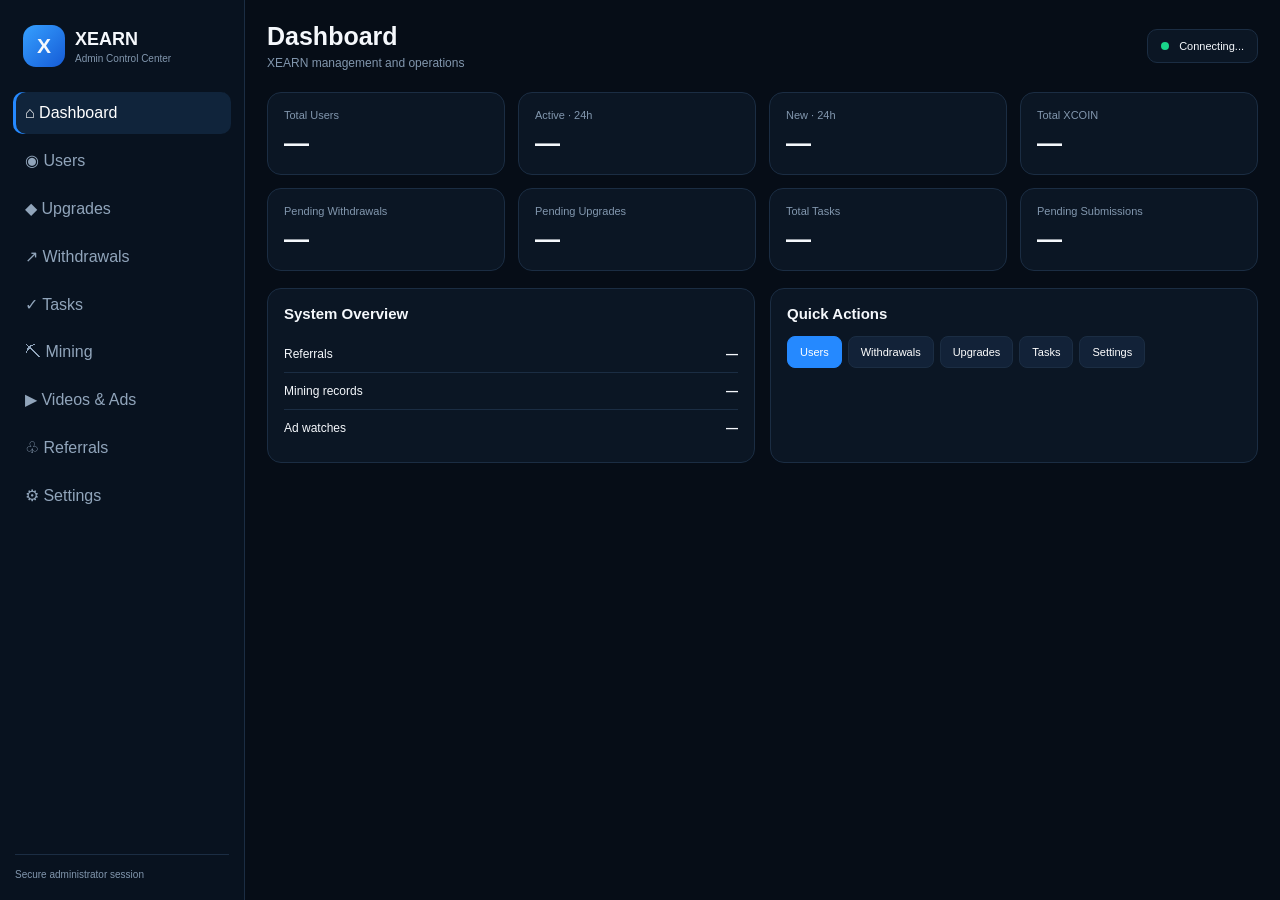
<file: admin.html>
<!DOCTYPE html>
<html lang="en">
<head>
<meta charset="UTF-8">
<meta name="viewport" content="width=device-width,initial-scale=1.0">

<script src="https://telegram.org/js/telegram-web-app.js"></script>

<title>XEARN Admin</title>

<style>
:root{
 --bg:#060d17;
 --panel:#0b1624;
 --panel2:#0f1d2e;
 --line:#1b2d43;
 --text:#f5f8fc;
 --muted:#8297ae;
 --blue:#2589ff;
 --green:#19d58a;
 --red:#ff586b;
 --yellow:#f4c44e;
}

*{box-sizing:border-box}

body{
 margin:0;
 background:var(--bg);
 color:var(--text);
 font-family:Arial,Helvetica,sans-serif;
}

button,input,select,textarea{
 font:inherit;
}

button{
 cursor:pointer;
}

.app{
 display:flex;
 min-height:100vh;
}

.sidebar{
 width:245px;
 position:fixed;
 left:0;
 top:0;
 bottom:0;
 background:#08121f;
 border-right:1px solid var(--line);
 padding:20px 13px;
 z-index:20;
}

.logo{
 display:flex;
 align-items:center;
 gap:10px;
 padding:5px 10px 25px;
}

.logo-box{
 width:42px;
 height:42px;
 border-radius:13px;
 background:linear-gradient(135deg,#36a0ff,#155bd6);
 display:grid;
 place-items:center;
 font-size:21px;
 font-weight:900;
}

.logo strong{
 font-size:18px;
}

.logo small{
 display:block;
 color:var(--muted);
 font-size:10px;
 margin-top:3px;
}

.nav{
 display:grid;
 gap:5px;
}

.nav button{
 width:100%;
 border:0;
 background:transparent;
 color:#91a5bb;
 padding:12px;
 border-radius:10px;
 text-align:left;
 display:flex;
 align-items:center;
 gap:12px;
}

.nav button:hover,
.nav button.active{
 background:#10243b;
 color:white;
}

.nav button.active{
 box-shadow:inset 3px 0 var(--blue);
}

.side-bottom{
 position:absolute;
 left:15px;
 right:15px;
 bottom:20px;
 padding-top:14px;
 border-top:1px solid var(--line);
 color:var(--muted);
 font-size:10px;
}

.main{
 margin-left:245px;
 width:calc(100% - 245px);
 padding:22px;
 padding-bottom:80px;
}

.header{
 display:flex;
 justify-content:space-between;
 align-items:center;
 margin-bottom:22px;
}

.header h1{
 margin:0;
 font-size:25px;
}

.header p{
 margin:5px 0 0;
 color:var(--muted);
 font-size:12px;
}

.admin{
 background:var(--panel);
 border:1px solid var(--line);
 border-radius:10px;
 padding:10px 13px;
 font-size:11px;
}

.online{
 display:inline-block;
 width:8px;
 height:8px;
 border-radius:50%;
 background:var(--green);
 margin-right:7px;
}

.page{
 display:none;
}

.page.active{
 display:block;
}

.cards{
 display:grid;
 grid-template-columns:repeat(4,1fr);
 gap:13px;
 margin-bottom:17px;
}

.card{
 background:var(--panel);
 border:1px solid var(--line);
 border-radius:14px;
 padding:16px;
}

.metric-title{
 color:var(--muted);
 font-size:11px;
}

.metric{
 font-size:25px;
 font-weight:800;
 margin-top:8px;
}

.section-title{
 display:flex;
 justify-content:space-between;
 align-items:center;
 margin:0 0 14px;
 font-size:15px;
}

.grid2{
 display:grid;
 grid-template-columns:1fr 1fr;
 gap:15px;
}

.btn{
 border:1px solid var(--line);
 background:#122238;
 color:white;
 padding:9px 12px;
 border-radius:8px;
 font-size:11px;
}

.btn:hover{
 background:#18304c;
}

.btn.primary{
 background:var(--blue);
 border-color:var(--blue);
}

.btn.green{
 color:var(--green);
 border-color:#185d47;
 background:#0d281f;
}

.btn.green:hover{
 background:#123b2d;
}

.btn.red{
 color:#ff7180;
 border-color:#612b35;
 background:#291217;
}

.btn.red:hover{
 background:#421a22;
}

.btn.yellow{
 color:var(--yellow);
 border-color:#655223;
 background:#29220f;
}

.table{
 overflow:auto;
 border:1px solid var(--line);
 border-radius:11px;
}

table{
 width:100%;
 border-collapse:collapse;
 min-width:750px;
}

th,td{
 padding:11px;
 border-bottom:1px solid var(--line);
 text-align:left;
 font-size:11px;
 white-space:nowrap;
}

th{
 background:#0a1523;
 color:#91a6bd;
}

td{
 color:#dce5ef;
}

.actions{
 display:flex;
 gap:6px;
 flex-wrap:wrap;
}

.input,
.select,
.textarea{
 background:#081522;
 border:1px solid var(--line);
 color:white;
 border-radius:8px;
 padding:10px;
 outline:none;
}

.input:focus,
.select:focus,
.textarea:focus{
 border-color:var(--blue);
}

.input{
 min-width:210px;
}

.textarea{
 width:100%;
 min-height:85px;
 resize:vertical;
}

.form-grid{
 display:grid;
 grid-template-columns:1fr 1fr;
 gap:11px;
}

.field label{
 display:block;
 color:var(--muted);
 font-size:10px;
 margin-bottom:5px;
}

.full{
 grid-column:1/-1;
}

.badge{
 display:inline-block;
 padding:4px 8px;
 border-radius:20px;
 font-size:9px;
 font-weight:bold;
}

.blue{
 background:#102d4e;
 color:#66adff;
}

.green-b{
 background:#0d3025;
 color:#35dc99;
}

.red-b{
 background:#35151b;
 color:#ff7582;
}

.yellow-b{
 background:#30270e;
 color:#f5cc5d;
}

.stat{
 display:flex;
 justify-content:space-between;
 padding:11px 0;
 border-bottom:1px solid var(--line);
 font-size:12px;
}

.stat:last-child{
 border-bottom:0;
}

.settings{
 display:grid;
 grid-template-columns:repeat(3,1fr);
 gap:14px;
}

.toggle{
 display:flex;
 justify-content:space-between;
 align-items:center;
 padding:10px;
 border:1px solid var(--line);
 background:#081522;
 border-radius:9px;
 margin-bottom:9px;
 font-size:11px;
}

.toggle input{
 width:18px;
 height:18px;
 accent-color:var(--blue);
}

.modal{
 display:none;
 position:fixed;
 inset:0;
 background:rgba(0,0,0,.75);
 z-index:100;
 align-items:center;
 justify-content:center;
 padding:15px;
}

.modal.show{
 display:flex;
}

.modal-box{
 width:min(700px,100%);
 max-height:90vh;
 overflow:auto;
 background:#0b1726;
 border:1px solid var(--line);
 border-radius:15px;
}

.modal-head{
 padding:15px;
 border-bottom:1px solid var(--line);
 display:flex;
 justify-content:space-between;
}

.modal-head h2{
 margin:0;
 font-size:16px;
}

.close{
 border:0;
 background:none;
 color:#9db0c4;
 font-size:25px;
}

.modal-body{
 padding:16px;
}

.mobile-nav{
 display:none;
}

.empty{
 text-align:center;
 color:var(--muted);
 padding:30px;
}

/* WITHDRAWAL ACTION BUTTONS */

.withdraw-action{
 display:flex;
 gap:6px;
 align-items:center;
 flex-wrap:wrap;
 min-width:130px;
}

.withdraw-action .btn{
 font-weight:700;
}

.paid-btn{
 color:#19d58a !important;
 border-color:#185d47 !important;
 background:#0d281f !important;
}

.cancel-btn{
 color:#ff7180 !important;
 border-color:#612b35 !important;
 background:#291217 !important;
}

@media(max-width:1050px){

 .cards{
  grid-template-columns:repeat(2,1fr);
 }

 .settings{
  grid-template-columns:1fr 1fr;
 }

}

@media(max-width:700px){

 .sidebar{
  display:none;
 }

 .main{
  margin:0;
  width:100%;
  padding:14px 11px 80px;
 }

 .header{
  align-items:flex-start;
 }

 .header h1{
  font-size:21px;
 }

 .admin{
  font-size:9px;
 }

 .cards{
  grid-template-columns:1fr 1fr;
  gap:8px;
 }

 .card{
  padding:13px;
 }

 .metric{
  font-size:20px;
 }

 .grid2,
 .settings,
 .form-grid{
  grid-template-columns:1fr;
 }

 .full{
  grid-column:auto;
 }

 .mobile-nav{
  position:fixed;
  bottom:0;
  left:0;
  right:0;
  display:flex;
  background:#08121f;
  border-top:1px solid var(--line);
  z-index:30;
 }

 .mobile-nav button{
  flex:1;
  border:0;
  background:none;
  color:#8297ae;
  padding:9px 3px;
  font-size:9px;
 }

 .mobile-nav button.active{
  color:white;
 }

 .toolbar .input{
  width:100%;
  min-width:0;
 }

}
</style>
</head>

<body>

<div class="app">

<aside class="sidebar">

<div class="logo">
 <div class="logo-box">X</div>
 <div>
  <strong>XEARN</strong>
  <small>Admin Control Center</small>
 </div>
</div>

<div class="nav">

<button class="active" data-page="dashboard">⌂ Dashboard</button>
<button data-page="users">◉ Users</button>
<button data-page="upgrades">◆ Upgrades</button>
<button data-page="withdrawals">↗ Withdrawals</button>
<button data-page="tasks">✓ Tasks</button>
<button data-page="mining">⛏ Mining</button>
<button data-page="ads">▶ Videos & Ads</button>
<button data-page="referrals">♧ Referrals</button>
<button data-page="settings">⚙ Settings</button>

</div>

<div class="side-bottom">
Secure administrator session
</div>

</aside>

<main class="main">

<header class="header">

<div>
<h1 id="pageTitle">Dashboard</h1>
<p>XEARN management and operations</p>
</div>

<div class="admin">
<span class="online"></span>
<span id="adminName">Connecting...</span>
</div>

</header>


<!-- DASHBOARD -->

<section class="page active" id="page-dashboard">

<div class="cards">

<div class="card">
<div class="metric-title">Total Users</div>
<div class="metric" id="totalUsers">—</div>
</div>

<div class="card">
<div class="metric-title">Active · 24h</div>
<div class="metric" id="activeUsers">—</div>
</div>

<div class="card">
<div class="metric-title">New · 24h</div>
<div class="metric" id="newUsers">—</div>
</div>

<div class="card">
<div class="metric-title">Total XCOIN</div>
<div class="metric" id="totalXcoin">—</div>
</div>

<div class="card">
<div class="metric-title">Pending Withdrawals</div>
<div class="metric" id="pendingWithdrawals">—</div>
</div>

<div class="card">
<div class="metric-title">Pending Upgrades</div>
<div class="metric" id="pendingUpgrades">—</div>
</div>

<div class="card">
<div class="metric-title">Total Tasks</div>
<div class="metric" id="totalTasks">—</div>
</div>

<div class="card">
<div class="metric-title">Pending Submissions</div>
<div class="metric" id="pendingSubmissions">—</div>
</div>

</div>

<div class="grid2">

<div class="card">

<h3 class="section-title">
System Overview
</h3>

<div class="stat">
<span>Referrals</span>
<b id="totalReferrals">—</b>
</div>

<div class="stat">
<span>Mining records</span>
<b id="totalMining">—</b>
</div>

<div class="stat">
<span>Ad watches</span>
<b id="totalAds">—</b>
</div>

</div>

<div class="card">

<h3 class="section-title">
Quick Actions
</h3>

<div class="actions">

<button class="btn primary" onclick="openPage('users')">
Users
</button>

<button class="btn" onclick="openPage('withdrawals')">
Withdrawals
</button>

<button class="btn" onclick="openPage('upgrades')">
Upgrades
</button>

<button class="btn" onclick="openPage('tasks')">
Tasks
</button>

<button class="btn" onclick="openPage('settings')">
Settings
</button>

</div>

</div>

</div>

</section>


<!-- USERS -->

<section class="page" id="page-users">

<div class="card">

<div class="toolbar">

<input
class="input"
id="userSearch"
placeholder="Search username, name or Telegram ID"
>

<button class="btn primary" onclick="loadUsers()">
Search
</button>

<button class="btn" onclick="loadUsers()">
Refresh
</button>

</div>

<div class="table">

<table>

<thead>
<tr>
<th>User</th>
<th>Telegram ID</th>
<th>Tier</th>
<th>Balance</th>
<th>Total Earned</th>
<th>Today</th>
<th>Status</th>
<th>Action</th>
</tr>
</thead>

<tbody id="usersBody"></tbody>

</table>

</div>

</div>

</section>


<!-- UPGRADES -->

<section class="page" id="page-upgrades">

<div class="card">

<div class="toolbar">

<select class="select" id="upgradeStatus" onchange="loadUpgrades()">
<option value="">All</option>
<option value="pending">Pending</option>
<option value="approved">Approved</option>
<option value="rejected">Rejected</option>
</select>

<button class="btn" onclick="loadUpgrades()">
Refresh
</button>

</div>

<div class="table">

<table>

<thead>
<tr>
<th>User</th>
<th>Current</th>
<th>Requested</th>
<th>Amount</th>
<th>Asset</th>
<th>Network</th>
<th>TXID</th>
<th>Status</th>
<th>Action</th>
</tr>
</thead>

<tbody id="upgradesBody"></tbody>

</table>

</div>

</div>

</section>


<!-- WITHDRAWALS -->

<section class="page" id="page-withdrawals">

<div class="card">

<div class="toolbar">

<select class="select" id="withdrawStatus" onchange="loadWithdrawals()">
<option value="">All</option>
<option value="pending">Pending</option>
<option value="paid">Paid</option>
<option value="cancelled">Cancelled</option>
<option value="rejected">Rejected</option>
</select>

<button class="btn" onclick="loadWithdrawals()">
Refresh
</button>

</div>

<div class="table">

<table>

<thead>
<tr>
<th>User</th>
<th>XCOIN</th>
<th>Fee</th>
<th>USDT</th>
<th>Address</th>
<th>Network</th>
<th>Status</th>
<th>Date</th>
<th>Action</th>
</tr>
</thead>

<tbody id="withdrawalsBody"></tbody>

</table>

</div>

</div>

</section>


<!-- TASKS -->

<section class="page" id="page-tasks">

<div class="grid2">

<div class="card">

<h3 class="section-title">
Create Task
</h3>

<div class="form-grid">

<div class="field">
<label>Task title</label>
<input class="input" id="taskTitle">
</div>

<div class="field">
<label>Task type</label>

<select class="select" id="taskType">

<option value="general">General</option>
<option value="visit">Visit</option>
<option value="community">Community</option>
<option value="social">Social</option>
<option value="survey">Survey</option>
<option value="offer">Offer</option>

</select>

</div>

<div class="field full">

<label>Description</label>

<textarea
class="textarea"
id="taskDescription">
</textarea>

</div>

<div class="field full">

<label>Task URL</label>

<input
class="input"
style="width:100%"
id="taskUrl">

</div>

<div class="field">

<label>Reward XCOIN</label>

<input
class="input"
type="number"
id="taskReward"
value="0">

</div>

<div class="field">

<label>Daily limit</label>

<input
class="input"
type="number"
id="taskDaily"
value="0">

</div>

<div class="field">

<label>Total limit</label>

<input
class="input"
type="number"
id="taskTotal"
value="0">

</div>

<div class="field">

<label>Enabled</label>

<select class="select" id="taskEnabled">

<option value="true">Yes</option>
<option value="false">No</option>

</select>

</div>

<div class="field">

<label>Requires proof</label>

<select class="select" id="taskProof">

<option value="false">No</option>
<option value="true">Yes</option>

</select>

</div>

<div class="field">

<label>Auto approve</label>

<select class="select" id="taskAuto">

<option value="false">No</option>
<option value="true">Yes</option>

</select>

</div>

</div>

<br>

<button
class="btn primary"
onclick="createTask()">

Create Task

</button>

</div>


<div class="card">

<h3 class="section-title">
Task Submissions
</h3>

<div class="toolbar">

<select
class="select"
id="submissionStatus"
onchange="loadSubmissions()">

<option value="">All</option>
<option value="pending">Pending</option>
<option value="approved">Approved</option>
<option value="rejected">Rejected</option>

</select>

<button
class="btn"
onclick="loadSubmissions()">

Refresh

</button>

</div>

<div id="submissions"></div>

</div>

</div>

<br>

<div class="card">

<h3 class="section-title">
Tasks
</h3>

<div class="table">

<table>

<thead>

<tr>
<th>Title</th>
<th>Type</th>
<th>Reward</th>
<th>Daily</th>
<th>Total</th>
<th>Completed</th>
<th>Proof</th>
<th>Status</th>
<th>Action</th>
</tr>

</thead>

<tbody id="tasksBody"></tbody>

</table>

</div>

</div>

</section>


<!-- MINING -->

<section class="page" id="page-mining">

<div class="card">

<h3 class="section-title">

Mining Settings

<button
class="btn"
onclick="loadMining()">

Refresh

</button>

</h3>

<div id="miningSettings"></div>

</div>

</section>


<!-- ADS -->

<section class="page" id="page-ads">

<div class="card">

<h3 class="section-title">

Videos & Ads

<button
class="btn"
onclick="loadAds()">

Refresh

</button>

</h3>

<div id="adSettings"></div>

</div>

</section>


<!-- REFERRALS -->

<section class="page" id="page-referrals">

<div class="grid2">

<div class="card">

<h3 class="section-title">
Referral Settings
</h3>

<div id="referralSettings"></div>

</div>

<div class="card">

<h3 class="section-title">
Recent Referrals
</h3>

<div class="table">

<table>

<thead>

<tr>
<th>Referrer</th>
<th>Referred</th>
<th>Reward</th>
<th>Rewarded</th>
<th>Date</th>
</tr>

</thead>

<tbody id="referralsBody"></tbody>

</table>

</div>

</div>

</div>

</section>


<!-- SETTINGS -->

<section class="page" id="page-settings">

<div class="settings">

<div class="card">

<h3 class="section-title">
Economy
</h3>

<div id="economy"></div>

</div>

<div class="card">

<h3 class="section-title">
Withdrawals
</h3>

<div id="withdrawalSettings"></div>

</div>

<div class="card">

<h3 class="section-title">
Global Controls
</h3>

<div id="globalSettings"></div>

</div>

</div>

</section>

</main>

</div>


<div class="mobile-nav">

<button data-page="dashboard">
⌂<br>Home
</button>

<button data-page="users">
◉<br>Users
</button>

<button data-page="tasks">
✓<br>Tasks
</button>

<button data-page="withdrawals">
↗<br>Pay
</button>

<button data-page="settings">
⚙<br>Settings
</button>

</div>


<div class="modal" id="modal">

<div class="modal-box">

<div class="modal-head">

<h2 id="modalTitle">
Details
</h2>

<button
class="close"
onclick="closeModal()">
×
</button>

</div>

<div
class="modal-body"
id="modalBody">
</div>

</div>

</div>


<script>

const API =
"https://ynrqdbdgjzmucqcfsyvi.supabase.co/functions/v1/admin-api";

let initData = "";


/* HELPERS */

const $ = id =>
 document.getElementById(id);


function escapeHTML(value){

 return String(value ?? "")
 .replace(/&/g,"&amp;")
 .replace(/</g,"&lt;")
 .replace(/>/g,"&gt;")
 .replace(/"/g,"&quot;")
 .replace(/'/g,"&#039;");

}


function number(value){

 return Number(value || 0)
 .toLocaleString();

}


function date(value){

 if(!value) return "—";

 return new Date(value)
 .toLocaleString();

}


function badge(value){

 let v =
  String(value || "")
  .toLowerCase()
  .trim();

 let cls = "blue";

 if([
  "approved",
  "paid",
  "active",
  "enabled"
 ].includes(v)){

  cls = "green-b";

 }

 if([
  "rejected",
  "cancelled",
  "blocked"
 ].includes(v)){

  cls = "red-b";

 }

 if(v === "pending"){

  cls = "yellow-b";

 }

 return `
 <span class="badge ${cls}">
 ${escapeHTML(value || "—")}
 </span>
 `;

}


function toast(message){

 alert(message);

}


function showModal(title,html){

 $("modalTitle").textContent =
  title;

 $("modalBody").innerHTML =
  html;

 $("modal").classList.add("show");

}


function closeModal(){

 $("modal").classList.remove("show");

}


/* TELEGRAM */

function getTelegramInitData(){

 try{

  if(
   window.Telegram &&
   window.Telegram.WebApp
  ){

   const tg =
    window.Telegram.WebApp;

   tg.ready();

   tg.expand();

   try{
    tg.setHeaderColor("#060d17");
   }catch(e){}

   try{
    tg.setBackgroundColor("#060d17");
   }catch(e){}

   return tg.initData || "";

  }

 }catch(error){

  console.error(
   "Telegram WebApp error:",
   error
  );

 }

 return "";

}


/* API */

async function api(action,data={}){

 if(!initData){

  throw new Error(
   "Telegram session not available."
  );

 }

 const response =
  await fetch(API,{

   method:"POST",

   headers:{
    "Content-Type":"application/json"
   },

   body:JSON.stringify({

    action,
    initData,
    ...data

   })

  });


 const result =
  await response.json();


 if(
  !response.ok ||
  result.success === false
 ){

  throw new Error(
   result.error ||
   "Request failed"
  );

 }

 return result;

}


/* NAVIGATION */

function openPage(page){

 document
 .querySelectorAll(".page")
 .forEach(x =>
  x.classList.remove("active")
 );


 $("page-"+page)
 .classList.add("active");


 document
 .querySelectorAll("[data-page]")
 .forEach(x=>{

  x.classList.toggle(
   "active",
   x.dataset.page === page
  );

 });


 const titles = {

  dashboard:"Dashboard",
  users:"Users",
  upgrades:"Upgrades",
  withdrawals:"Withdrawals",
  tasks:"Tasks",
  mining:"Mining",
  ads:"Videos & Ads",
  referrals:"Referrals",
  settings:"Settings"

 };


 $("pageTitle").textContent =
  titles[page] || page;


 if(page==="dashboard")
  loadDashboard();

 if(page==="users")
  loadUsers();

 if(page==="upgrades")
  loadUpgrades();

 if(page==="withdrawals")
  loadWithdrawals();

 if(page==="tasks"){

  loadTasks();
  loadSubmissions();

 }

 if(page==="mining")
  loadMining();

 if(page==="ads")
  loadAds();

 if(page==="referrals"){

  loadReferralSettings();
  loadReferrals();

 }

 if(page==="settings")
  loadSettings();

}


document
.querySelectorAll("[data-page]")
.forEach(button=>{

 button.onclick = () => {

  openPage(
   button.dataset.page
  );

 };

});


/* INIT */

async function init(){

 try{

  let attempts = 0;

  while(
   (!window.Telegram ||
    !window.Telegram.WebApp) &&
   attempts < 20
  ){

   await new Promise(
    resolve =>
     setTimeout(resolve,100)
   );

   attempts++;

  }


  initData =
   getTelegramInitData();


  console.log(
   "Telegram WebApp:",
   !!window.Telegram?.WebApp
  );


  console.log(
   "Telegram initData length:",
   initData.length
  );


  if(!initData){

   showModal(
    "Open From Telegram",

    `
    <p style="color:#9aadc1;line-height:1.6">
    Telegram did not provide a valid
    Web App session.
    </p>

    <p style="color:#8297ae;font-size:12px">
    Please close this page and open the
    Admin Control Center again from inside
    your XEARN Telegram bot.
    </p>
    `
   );

   return;

  }


  $("adminName").textContent =
   "Authenticating...";


  const result =
   await api("dashboard");


  $("adminName").textContent =
   "@" +
   (
    result.admin.username ||
    result.admin.first_name ||
    result.admin.telegram_id
   );


  renderDashboard(
   result.dashboard
  );


 }catch(error){

  console.error(
   "Admin initialization error:",
   error
  );


  $("adminName").textContent =
   "Access denied";


  showModal(
   "Admin Access Error",

   `<p style="color:#ff7180">
   ${escapeHTML(error.message)}
   </p>`
  );

 }

}


/* DASHBOARD */

function renderDashboard(data){

 $("totalUsers").textContent =
  number(data.total_users);

 $("activeUsers").textContent =
  number(data.active_users);

 $("newUsers").textContent =
  number(data.new_users);

 $("totalXcoin").textContent =
  number(data.total_xcoin);

 $("pendingWithdrawals").textContent =
  number(data.pending_withdrawals);

 $("pendingUpgrades").textContent =
  number(data.pending_upgrades);

 $("totalTasks").textContent =
  number(data.total_tasks);

 $("pendingSubmissions").textContent =
  number(data.pending_task_submissions);

 $("totalReferrals").textContent =
  number(data.total_referrals);

 $("totalMining").textContent =
  number(data.total_mining_records);

 $("totalAds").textContent =
  number(data.total_ad_watches);

}


async function loadDashboard(){

 try{

  const result =
   await api("dashboard");

  renderDashboard(
   result.dashboard
  );

 }catch(e){

  console.error(e);

 }

}


/* USERS */

async function loadUsers(){

 const body =
  $("usersBody");


 body.innerHTML =
 `<tr>
 <td colspan="8" class="empty">
 Loading users...
 </td>
 </tr>`;


 try{

  const result =
   await api(
    "users",
    {
     search:
      $("userSearch").value
    }
   );


  if(!result.users.length){

   body.innerHTML =
   `<tr>
   <td colspan="8" class="empty">
   No users found
   </td>
   </tr>`;

   return;

  }


  body.innerHTML =
   result.users
   .map(user=>`

   <tr>

   <td>

    <b>
    ${escapeHTML(
     (user.first_name||"")+" "+
     (user.last_name||"")
    )}
    </b>

    <br>

    <small style="color:#72869d">
    @${escapeHTML(
     user.username||
     "no_username"
    )}
    </small>

   </td>

   <td>
    ${escapeHTML(
     user.telegram_id
    )}
   </td>

   <td>
    ${badge(user.tier)}
   </td>

   <td>
    ${number(
     user.balance_xcoin
    )}
   </td>

   <td>
    ${number(
     user.total_earned_xcoin
    )}
   </td>

   <td>

    ${number(
     user.tasks_completed_today
    )}
    tasks
    /
    ${number(
     user.videos_watched_today
    )}
    videos

   </td>

   <td>

    ${
     user.is_blocked
     ?badge("blocked")
     :badge("active")
    }

   </td>

   <td>

    <button
    class="btn"
    onclick="manageUser(${user.telegram_id})">

    Manage

    </button>

   </td>

   </tr>

   `)
   .join("");


 }catch(e){

  body.innerHTML =
  `<tr>
  <td colspan="8" class="empty">
  ${escapeHTML(e.message)}
  </td>
  </tr>`;

 }

}


/* USER MODAL */

async function manageUser(id){

 try{

  const result =
   await api(
    "user",
    {
     telegram_id:id
    }
   );


  const u =
   result.user;


  showModal(
   "Manage User",

   `

   <div class="stat">
   <span>Telegram ID</span>
   <b>${escapeHTML(u.telegram_id)}</b>
   </div>

   <div class="stat">
   <span>Name</span>
   <b>
   ${escapeHTML(
    (u.first_name||"")+" "+
    (u.last_name||"")
   )}
   </b>
   </div>

   <div class="stat">
   <span>Username</span>
   <b>
   @${escapeHTML(
    u.username||"—"
   )}
   </b>
   </div>

   <div class="stat">
   <span>Country</span>
   <b>
   ${escapeHTML(
    u.country||"—"
   )}
   </b>
   </div>

   <div class="stat">
   <span>Balance</span>
   <b>
   ${number(u.balance_xcoin)}
   XCOIN
   </b>
   </div>

   <div class="stat">
   <span>Total earned</span>
   <b>
   ${number(u.total_earned_xcoin)}
   XCOIN
   </b>
   </div>

   <br>

   <div class="form-grid">

   <div class="field">

   <label>Balance XCOIN</label>

   <input
   class="input"
   id="newBalance"
   type="number"
   value="${escapeHTML(
    u.balance_xcoin
   )}">

   </div>


   <div class="field">

   <label>Tier</label>

   <select
   class="select"
   id="newTier">

   <option ${
    u.tier==="FREE"
    ?"selected":""
   }>
   FREE
   </option>

   <option ${
    u.tier==="BRONZE"
    ?"selected":""
   }>
   BRONZE
   </option>

   <option ${
    u.tier==="SILVER"
    ?"selected":""
   }>
   SILVER
   </option>

   <option ${
    u.tier==="GOLD"
    ?"selected":""
   }>
   GOLD
   </option>

   </select>

   </div>

   </div>

   <br>

   <div class="actions">

   <button
   class="btn primary"
   onclick="saveUser(${id})">
   Save
   </button>

   <button
   class="btn ${
    u.is_blocked
    ?"green"
    :"red"
   }"
   onclick="changeUser(
    ${id},
    'is_blocked',
    ${!u.is_blocked}
   )">

   ${
    u.is_blocked
    ?"Unban"
    :"Ban"
   }

   </button>


   <button
   class="btn yellow"
   onclick="changeUser(
    ${id},
    'withdrawals_locked',
    ${!u.withdrawals_locked}
   )">

   ${
    u.withdrawals_locked
    ?"Unlock withdrawals"
    :"Lock withdrawals"
   }

   </button>


   <button
   class="btn yellow"
   onclick="changeUser(
    ${id},
    'earning_disabled',
    ${!u.earning_disabled}
   )">

   ${
    u.earning_disabled
    ?"Enable earning"
    :"Disable earning"
   }

   </button>


   <button
   class="btn"
   onclick="resetDaily(${id})">

   Reset daily limits

   </button>

   </div>

   `
  );


 }catch(e){

  alert(e.message);

 }

}


async function saveUser(id){

 try{

  await api(
   "update_user",
   {
    telegram_id:id,

    changes:{
     balance_xcoin:
      Number(
       $("newBalance").value
      ),

     tier:
      $("newTier").value
    }

   }
  );


  closeModal();

  loadUsers();

  toast("User updated");


 }catch(e){

  toast(e.message);

 }

}


async function changeUser(
 id,
 field,
 value
){

 try{

  await api(
   "update_user",
   {
    telegram_id:id,

    changes:{
     [field]:value
    }

   }
  );


  closeModal();

  loadUsers();

  toast("User updated");


 }catch(e){

  toast(e.message);

 }

}


async function resetDaily(id){

 try{

  await api(
   "reset_daily",
   {
    telegram_id:id
   }
  );


  closeModal();

  loadUsers();

  toast("Daily limits reset");


 }catch(e){

  toast(e.message);

 }

}


/* UPGRADES */

async function loadUpgrades(){

 const body =
  $("upgradesBody");


 body.innerHTML =
 `<tr>
 <td colspan="9"
 class="empty">
 Loading...
 </td>
 </tr>`;


 try{

  const result =
   await api(
    "upgrades",
    {
     status:
      $("upgradeStatus").value
    }
   );


  if(!result.upgrades.length){

   body.innerHTML =
   `<tr>
   <td colspan="9"
   class="empty">
   No upgrade orders
   </td>
   </tr>`;

   return;

  }


  body.innerHTML =
   result.upgrades
   .map(order=>`

   <tr>

   <td>
   ${escapeHTML(
    order.telegram_id
   )}
   </td>

   <td>
   ${badge(order.current_tier)}
   </td>

   <td>
   ${badge(order.requested_tier)}
   </td>

   <td>
   $${number(
    order.amount_usd
   )}
   </td>

   <td>
   ${escapeHTML(
    order.payment_asset
   )}
   </td>

   <td>
   ${escapeHTML(
    order.payment_network
   )}
   </td>

   <td title="${escapeHTML(
    order.txid||""
   )}">

   ${escapeHTML(
    (order.txid||"")
    .slice(0,16)
   )||"—"}

   </td>

   <td>
   ${badge(order.status)}
   </td>

   <td>

   ${
    String(order.status||"")
    .trim()
    .toLowerCase()==="pending"

    ?

    `

    <div class="actions">

    <button
    class="btn green"
    onclick="approveUpgrade('${order.id}')">

    Approve

    </button>

    <button
    class="btn red"
    onclick="rejectUpgrade('${order.id}')">

    Reject

    </button>

    </div>

    `

    :"—"
   }

   </td>

   </tr>

   `)
   .join("");


 }catch(e){

  body.innerHTML =
  `<tr>
  <td colspan="9"
  class="empty">
  ${escapeHTML(e.message)}
  </td>
  </tr>`;

 }

}


async function approveUpgrade(id){

 const note =
  prompt(
   "Admin note:",
   "Payment verified"
  );


 if(note===null)return;


 try{

  await api(
   "approve_upgrade",
   {
    order_id:id,
    admin_note:note
   }
  );


  loadUpgrades();

  toast("Upgrade approved");


 }catch(e){

  toast(e.message);

 }

}


async function rejectUpgrade(id){

 const note =
  prompt(
   "Reason for rejection:"
  );


 if(note===null)return;


 try{

  await api(
   "reject_upgrade",
   {
    order_id:id,
    admin_note:note
   }
  );


  loadUpgrades();

  toast("Upgrade rejected");


 }catch(e){

  toast(e.message);

 }

}


/* =========================================================
   WITHDRAWALS
   FIXED SECTION
   ========================================================= */

async function loadWithdrawals(){

 const body =
  $("withdrawalsBody");


 body.innerHTML = `
 <tr>
 <td colspan="9" class="empty">
 Loading...
 </td>
 </tr>
 `;


 try{

  const result =
   await api(
    "withdrawals",
    {
     status:
      $("withdrawStatus").value
    }
   );


  if(
   !result.withdrawals ||
   !result.withdrawals.length
  ){

   body.innerHTML = `
   <tr>
   <td colspan="9" class="empty">
   No withdrawals
   </td>
   </tr>
   `;

   return;

  }


  body.innerHTML =
   result.withdrawals
   .map(w=>{

    const u =
     w.users || {};


    /*
     * IMPORTANT:
     * Normalize the status.
     *
     * This means:
     * pending
     * Pending
     * PENDING
     * " pending "
     *
     * will all be treated as pending.
     */

    const status =
     String(w.status || "")
     .trim()
     .toLowerCase();


    /*
     * Keep the real database ID.
     */

    const withdrawalId =
     String(w.id || "");


    return `

    <tr>

    <td>

    ${escapeHTML(
     u.first_name ||
     "User"
    )}

    <br>

    <small style="color:#8297ae">

    ${escapeHTML(
     u.telegram_id || ""
    )}

    </small>

    </td>


    <td>

    ${number(
     w.amount_xcoin
    )}

    </td>


    <td>

    ${number(
     w.fee_xcoin
    )}

    </td>


    <td>

    ${escapeHTML(
     w.usdt_amount ??
     "—"
    )}

    </td>


    <td
    title="${escapeHTML(
     w.address || ""
    )}"
    style="
    max-width:180px;
    overflow:hidden;
    text-overflow:ellipsis;
    "
    >

    ${escapeHTML(
     (w.address || "")
     .slice(0,18)
    )}

    </td>


    <td>

    ${escapeHTML(
     w.network ||
     "—"
    )}

    </td>


    <td>

    ${badge(status)}

    </td>


    <td>

    ${date(
     w.created_at
    )}

    </td>


    <td>

    ${
     status === "pending"

     ?

     `

     <div class="withdraw-action">

       <button
       type="button"
       class="btn paid-btn"
       onclick="markPaid('${escapeHTML(withdrawalId)}')">

       ✓ Paid

       </button>


       <button
       type="button"
       class="btn cancel-btn"
       onclick="cancelWithdrawal('${escapeHTML(withdrawalId)}')">

       ✕ Cancel

       </button>

     </div>

     `

     :

     `

     <span style="
     color:#8297ae;
     font-size:10px;
     ">

     ${escapeHTML(
      status || "—"
     )}

     </span>

     `
    }

    </td>

    </tr>

    `;

   })
   .join("");


 }catch(e){

  console.error(
   "Withdrawal loading error:",
   e
  );


  body.innerHTML = `
  <tr>
  <td colspan="9" class="empty">

  ${escapeHTML(
   e.message
  )}

  </td>
  </tr>
  `;

 }

}


/* MARK WITHDRAWAL AS PAID */

async function markPaid(id){

 const note =
  prompt(
   "Payment reference / note:",
   "Payment completed"
  );


 if(note===null)return;


 if(!id){

  toast(
   "Withdrawal ID is missing."
  );

  return;

 }


 try{

  await api(
   "update_withdrawal",
   {
    withdrawal_id:id,
    status:"paid",
    admin_note:note
   }
  );


  await loadWithdrawals();

  await loadDashboard();


  toast(
   "Withdrawal marked as paid"
  );


 }catch(e){

  console.error(
   "Mark paid error:",
   e
  );


  toast(
   e.message
  );

 }

}


/* CANCEL WITHDRAWAL */

async function cancelWithdrawal(id){

 const note =
  prompt(
   "Cancellation reason:"
  );


 if(note===null)return;


 if(!id){

  toast(
   "Withdrawal ID is missing."
  );

  return;

 }


 try{

  await api(
   "update_withdrawal",
   {
    withdrawal_id:id,
    status:"cancelled",
    admin_note:note
   }
  );


  await loadWithdrawals();

  await loadDashboard();


  toast(
   "Withdrawal cancelled"
  );


 }catch(e){

  console.error(
   "Cancel withdrawal error:",
   e
  );


  toast(
   e.message
  );

 }

}


/* TASKS */

async function loadTasks(){

 const body =
  $("tasksBody");


 try{

  const result =
   await api("tasks");


  if(!result.tasks.length){

   body.innerHTML =
   `<tr>
   <td colspan="9"
   class="empty">
   No tasks
   </td>
   </tr>`;

   return;

  }


  body.innerHTML =
   result.tasks
   .map(t=>`

   <tr>

   <td>
   ${escapeHTML(t.title)}
   </td>

   <td>
   ${escapeHTML(t.task_type)}
   </td>

   <td>
   ${number(t.reward_xcoin)}
   </td>

   <td>
   ${number(t.daily_limit)}
   </td>

   <td>
   ${number(t.total_limit)}
   </td>

   <td>
   ${number(t.completed_count)}
   </td>

   <td>
   ${t.requires_proof?"Yes":"No"}
   </td>

   <td>
   ${t.enabled
    ?badge("enabled")
    :badge("disabled")}
   </td>

   <td>

   <div class="actions">

   <button
   class="btn"
   onclick='editTask(${JSON.stringify(t)})'>

   Edit

   </button>

   <button
   class="btn red"
   onclick="deleteTask('${t.id}')">

   Delete

   </button>

   </div>

   </td>

   </tr>

   `)
   .join("");


 }catch(e){

  toast(e.message);

 }

}


async function createTask(){

 try{

  await api(
   "create_task",
   {
    task:{

     title:
      $("taskTitle").value,

     description:
      $("taskDescription").value,

     task_type:
      $("taskType").value,

     url:
      $("taskUrl").value,

     reward_xcoin:
      Number(
       $("taskReward").value
      ),

     daily_limit:
      Number(
       $("taskDaily").value
      ),

     total_limit:
      Number(
       $("taskTotal").value
      ),

     enabled:
      $("taskEnabled").value==="true",

     requires_proof:
      $("taskProof").value==="true",

     auto_approve:
      $("taskAuto").value==="true"

    }
   }
  );


  [
   "taskTitle",
   "taskDescription",
   "taskUrl"
  ]
  .forEach(
   id=>$(
    id
   ).value=""
  );


  loadTasks();

  toast("Task created");


 }catch(e){

  toast(e.message);

 }

}


function editTask(t){

 showModal(
  "Edit Task",

  `

  <div class="form-grid">

  <div class="field">

  <label>Title</label>

  <input
  class="input"
  id="editTitle"
  value="${escapeHTML(t.title)}">

  </div>


  <div class="field">

  <label>Type</label>

  <input
  class="input"
  id="editType"
  value="${escapeHTML(t.task_type)}">

  </div>


  <div class="field full">

  <label>Description</label>

  <textarea
  class="textarea"
  id="editDescription">${escapeHTML(t.description||"")}</textarea>

  </div>


  <div class="field full">

  <label>URL</label>

  <input
  class="input"
  style="width:100%"
  id="editUrl"
  value="${escapeHTML(t.url||"")}">

  </div>


  <div class="field">

  <label>Reward</label>

  <input
  class="input"
  id="editReward"
  type="number"
  value="${t.reward_xcoin}">

  </div>


  <div class="field">

  <label>Daily limit</label>

  <input
  class="input"
  id="editDaily"
  type="number"
  value="${t.daily_limit}">

  </div>


  <div class="field">

  <label>Total limit</label>

  <input
  class="input"
  id="editTotal"
  type="number"
  value="${t.total_limit}">

  </div>


  <div class="field">

  <label>Enabled</label>

  <select
  class="select"
  id="editEnabled">

  <option value="true"
  ${
   t.enabled?"selected":""
  }>
  Yes
  </option>

  <option value="false"
  ${
   !t.enabled?"selected":""
  }>
  No
  </option>

  </select>

  </div>


  <div class="field">

  <label>Requires proof</label>

  <select
  class="select"
  id="editProof">

  <option value="true"
  ${
   t.requires_proof?"selected":""
  }>
  Yes
  </option>

  <option value="false"
  ${
   !t.requires_proof?"selected":""
  }>
  No
  </option>

  </select>

  </div>


  <div class="field">

  <label>Auto approve</label>

  <select
  class="select"
  id="editAuto">

  <option value="true"
  ${
   t.auto_approve?"selected":""
  }>
  Yes
  </option>

  <option value="false"
  ${
   !t.auto_approve?"selected":""
  }>
  No
  </option>

  </select>

  </div>

  </div>

  <br>

  <button
  class="btn primary"
  onclick="saveTask('${t.id}')">

  Save Changes

  </button>

  `
 );

}


async function saveTask(id){

 try{

  await api(
   "update_task",
   {
    task_id:id,

    changes:{

     title:
      $("editTitle").value,

     description:
      $("editDescription").value,

     task_type:
      $("editType").value,

     url:
      $("editUrl").value,

     reward_xcoin:
      Number(
       $("editReward").value
      ),

     daily_limit:
      Number(
       $("editDaily").value
      ),

     total_limit:
      Number(
       $("editTotal").value
      ),

     enabled:
      $("editEnabled").value==="true",

     requires_proof:
      $("editProof").value==="true",

     auto_approve:
      $("editAuto").value==="true"

    }
   }
  );


  closeModal();

  loadTasks();

  toast("Task updated");


 }catch(e){

  toast(e.message);

 }

}


async function deleteTask(id){

 if(!confirm(
  "Delete this task?"
 ))return;


 try{

  await api(
   "delete_task",
   {
    task_id:id
   }
  );


  loadTasks();

  toast("Task deleted");


 }catch(e){

  toast(e.message);

 }

}


/* SUBMISSIONS */

async function loadSubmissions(){

 const box =
  $("submissions");


 box.innerHTML =
  "Loading...";


 try{

  const result =
   await api(
    "task_submissions",
    {
     status:
      $("submissionStatus").value
    }
   );


  if(!result.submissions.length){

   box.innerHTML =
   `<div class="empty">
   No submissions
   </div>`;

   return;

  }


  box.innerHTML =
   result.submissions
   .map(s=>`

   <div
   style="
   border:1px solid var(--line);
   border-radius:10px;
   padding:12px;
   margin-bottom:9px;
   ">

   <b>

   ${escapeHTML(
    s.tasks?.title||
    "Task"
   )}

   </b>

   <br>

   <small style="color:#8297ae">

   User:
   ${escapeHTML(
    s.telegram_id
   )}

   ·

   ${number(
    s.reward_xcoin
   )}
   XCOIN

   ·

   ${badge(s.status)}

   </small>

   ${
    s.proof
    ?
    `
    <div
    style="
    margin-top:7px;
    font-size:11px;
    color:#b9c8d8;
    word-break:break-word;
    ">

    Proof:
    ${escapeHTML(s.proof)}

    </div>
    `
    :""
   }

   ${
    String(s.status||"")
    .trim()
    .toLowerCase()==="pending"

    ?

    `
    <div
    class="actions"
    style="margin-top:9px">

    <button
    class="btn green"
    onclick="reviewSubmission(
     '${s.id}',
     'approved'
    )">

    Approve

    </button>

    <button
    class="btn red"
    onclick="reviewSubmission(
     '${s.id}',
     'rejected'
    )">

    Reject

    </button>

    </div>
    `

    :""
   }

   </div>

   `)
   .join("");


 }catch(e){

  box.innerHTML =
   escapeHTML(
    e.message
   );

 }

}


async function reviewSubmission(
 id,
 status
){

 const note =
  prompt(
   status==="approved"
   ?"Admin note:"
   :"Reason for rejection:"
  );


 if(note===null)return;


 try{

  await api(
   "review_submission",
   {
    submission_id:id,
    status,
    admin_note:note
   }
  );


  loadSubmissions();

  toast(
   "Submission "+
   status
  );


 }catch(e){

  toast(e.message);

 }

}


/* MINING */

async function loadMining(){

 try{

  const result =
   await api(
    "mining_settings"
   );


  const s =
   result.settings;


  $("miningSettings").innerHTML =

  `

  <div class="toggle">

  <span>
  Mining enabled
  </span>

  <input
  id="mineEnabled"
  type="checkbox"
  ${s.enabled?"checked":""}>

  </div>


  <div class="form-grid">

  ${field(
   "FREE reward",
   "mineFree",
   s.free_reward_xcoin
  )}

  ${field(
   "BRONZE reward",
   "mineBronze",
   s.bronze_reward_xcoin
  )}

  ${field(
   "SILVER reward",
   "mineSilver",
   s.silver_reward_xcoin
  )}

  ${field(
   "GOLD reward",
   "mineGold",
   s.gold_reward_xcoin
  )}

  ${field(
   "FREE mines",
   "mineFreeCount",
   s.free_mines
  )}

  ${field(
   "BRONZE mines",
   "mineBronzeCount",
   s.bronze_mines
  )}

  ${field(
   "SILVER mines",
   "mineSilverCount",
   s.silver_mines
  )}

  ${field(
   "GOLD mines",
   "mineGoldCount",
   s.gold_mines
  )}

  ${field(
   "Cycle hours",
   "mineCycle",
   s.cycle_hours
  )}

  </div>

  <br>

  <button
  class="btn primary"
  onclick="saveMining()">

  Save Mining Settings

  </button>

  `;

 }catch(e){

  toast(e.message);

 }

}


function field(
 label,
 id,
 value
){

 return `

 <div class="field">

 <label>${label}</label>

 <input
 class="input"
 id="${id}"
 type="number"
 value="${escapeHTML(value)}">

 </div>

 `;

}


async function saveMining(){

 try{

  await api(
   "update_mining_settings",
   {
    changes:{

     enabled:
      $("mineEnabled").checked,

     free_reward_xcoin:
      Number(
       $("mineFree").value
      ),

     bronze_reward_xcoin:
      Number(
       $("mineBronze").value
      ),

     silver_reward_xcoin:
      Number(
       $("mineSilver").value
      ),

     gold_reward_xcoin:
      Number(
       $("mineGold").value
      ),

     free_mines:
      Number(
       $("mineFreeCount").value
      ),

     bronze_mines:
      Number(
       $("mineBronzeCount").value
      ),

     silver_mines:
      Number(
       $("mineSilverCount").value
      ),

     gold_mines:
      Number(
       $("mineGoldCount").value
      ),

     cycle_hours:
      Number(
       $("mineCycle").value
      )

    }
   }
  );


  toast(
   "Mining settings saved"
  );


 }catch(e){

  toast(e.message);

 }

}


/* ADS */

async function loadAds(){

 try{

  const result =
   await api(
    "ad_settings"
   );


  const s =
   result.settings;


  $("adSettings").innerHTML =

  `

  <div class="toggle">

  <span>
  Videos / Ads enabled
  </span>

  <input
  id="adsEnabled"
  type="checkbox"
  ${s.enabled?"checked":""}>

  </div>


  <div class="form-grid">

  ${field(
   "FREE daily limit",
   "adFreeLimit",
   s.free_daily_limit
  )}

  ${field(
   "BRONZE daily limit",
   "adBronzeLimit",
   s.bronze_daily_limit
  )}

  ${field(
   "SILVER daily limit",
   "adSilverLimit",
   s.silver_daily_limit
  )}

  ${field(
   "GOLD daily limit",
   "adGoldLimit",
   s.gold_daily_limit
  )}

  ${field(
   "FREE reward",
   "adFreeReward",
   s.free_reward_xcoin
  )}

  ${field(
   "BRONZE reward",
   "adBronzeReward",
   s.bronze_reward_xcoin
  )}

  ${field(
   "SILVER reward",
   "adSilverReward",
   s.silver_reward_xcoin
  )}

  ${field(
   "GOLD reward",
   "adGoldReward",
   s.gold_reward_xcoin
  )}

  </div>

  <br>

  <button
  class="btn primary"
  onclick="saveAds()">

  Save Ad Settings

  </button>

  `;

 }catch(e){

  toast(e.message);

 }

}


async function saveAds(){

 try{

  await api(
   "update_ad_settings",
   {
    changes:{

     enabled:
      $("adsEnabled").checked,

     free_daily_limit:
      Number(
       $("adFreeLimit").value
      ),

     bronze_daily_limit:
      Number(
       $("adBronzeLimit").value
      ),

     silver_daily_limit:
      Number(
       $("adSilverLimit").value
      ),

     gold_daily_limit:
      Number(
       $("adGoldLimit").value
      ),

     free_reward_xcoin:
      Number(
       $("adFreeReward").value
      ),

     bronze_reward_xcoin:
      Number(
       $("adBronzeReward").value
      ),

     silver_reward_xcoin:
      Number(
       $("adSilverReward").value
      ),

     gold_reward_xcoin:
      Number(
       $("adGoldReward").value
      )

    }
   }
  );


  toast(
   "Ad settings saved"
  );


 }catch(e){

  toast(e.message);

 }

}


/* REFERRALS */

async function loadReferralSettings(){

 try{

  const result =
   await api(
    "referral_settings"
   );


  const s =
   result.settings;


  $("referralSettings").innerHTML =

  `

  <div class="toggle">

  <span>
  Referrals enabled
  </span>

  <input
  id="refEnabled"
  type="checkbox"
  ${s.enabled?"checked":""}>

  </div>


  ${field(
   "Referral reward XCOIN",
   "refReward",
   s.reward_xcoin
  )}


  ${field(
   "Minimum referred tasks",
   "refMinimum",
   s.minimum_referred_tasks
  )}


  <br>

  <button
  class="btn primary"
  onclick="saveReferralSettings()">

  Save

  </button>

  `;

 }catch(e){

  toast(e.message);

 }

}


async function saveReferralSettings(){

 try{

  await api(
   "update_referral_settings",
   {
    changes:{

     enabled:
      $("refEnabled").checked,

     reward_xcoin:
      Number(
       $("refReward").value
      ),

     minimum_referred_tasks:
      Number(
       $("refMinimum").value
      )

    }
   }
  );


  toast(
   "Referral settings saved"
  );


 }catch(e){

  toast(e.message);

 }

}


async function loadReferrals(){

 const body =
  $("referralsBody");


 try{

  const result =
   await api(
    "referrals"
   );


  if(!result.referrals.length){

   body.innerHTML =
   `<tr>
   <td colspan="5"
   class="empty">
   No referrals
   </td>
   </tr>`;

   return;

  }


  body.innerHTML =
   result.referrals
   .map(r=>`

   <tr>

   <td>
   ${escapeHTML(
    r.referrer_telegram_id
   )}
   </td>

   <td>
   ${escapeHTML(
    r.referred_telegram_id
   )}
   </td>

   <td>
   ${number(
    r.reward_xcoin
   )}
   </td>

   <td>
   ${
    r.rewarded
    ?badge("approved")
    :badge("pending")
   }
   </td>

   <td>
   ${date(r.created_at)}
   </td>

   </tr>

   `)
   .join("");


 }catch(e){

  body.innerHTML =
   `<tr>
   <td colspan="5"
   class="empty">
   ${escapeHTML(e.message)}
   </td>
   </tr>`;

 }

}


/* SETTINGS */

async function loadSettings(){

 try{

  const result =
   await api(
    "settings"
   );


  const settings = {};


  result.settings
  .forEach(s=>{

   settings[
    s.setting_key
   ] =
    s.setting_value;

  });


  $("economy").innerHTML =

  `

  ${field(
   "XCOIN per USDT",
   "xcoinRate",
   settings.xcoin_per_usdt||1300
  )}


  ${field(
   "Referral reward XCOIN",
   "globalReferral",
   settings.referral_reward_xcoin||0
  )}


  <br>


  <button
  class="btn primary"
  onclick="saveEconomy()">

  Save Economy

  </button>

  `;


  $("withdrawalSettings").innerHTML =

  `

  ${field(
   "Minimum withdrawal XCOIN",
   "minimumWithdrawal",
   settings.minimum_withdraw_xcoin||13000
  )}


  ${field(
   "Withdrawal fee XCOIN",
   "withdrawalFee",
   settings.withdrawal_fee_xcoin||1300
  )}


  <br>


  <button
  class="btn primary"
  onclick="saveWithdrawalSettings()">

  Save Withdrawals

  </button>

  `;


  $("globalSettings").innerHTML =

  `

  <div class="toggle">

  <span>
  Global earning
  </span>

  <input
  id="globalEarning"
  type="checkbox"
  ${
   String(
    settings.global_earning_enabled
   )!=="false"
   ?"checked":""
  }>

  </div>


  <div class="toggle">

  <span>
  Maintenance mode
  </span>

  <input
  id="maintenance"
  type="checkbox"
  ${
   String(
    settings.maintenance_mode
   )==="true"
   ?"checked":""
  }>

  </div>


  <div class="toggle">

  <span>
  Withdrawals enabled
  </span>

  <input
  id="withdrawalsEnabled"
  type="checkbox"
  ${
   String(
    settings.withdrawals_enabled
   )!=="false"
   ?"checked":""
  }>

  </div>


  <br>


  <button
  class="btn primary"
  onclick="saveGlobalSettings()">

  Save Controls

  </button>

  `;

 }catch(e){

  toast(e.message);

 }

}


async function updateSetting(
 key,
 value,
 type
){

 return api(
  "update_setting",
  {
   key,
   value:String(value),
   type
  }
 );

}


async function saveEconomy(){

 try{

  await updateSetting(
   "xcoin_per_usdt",
   $("xcoinRate").value,
   "number"
  );


  await updateSetting(
   "referral_reward_xcoin",
   $("globalReferral").value,
   "number"
  );


  toast(
   "Economy settings saved"
  );


 }catch(e){

  toast(e.message);

 }

}


async function saveWithdrawalSettings(){

 try{

  await updateSetting(
   "minimum_withdraw_xcoin",
   $("minimumWithdrawal").value,
   "number"
  );


  await updateSetting(
   "withdrawal_fee_xcoin",
   $("withdrawalFee").value,
   "number"
  );


  toast(
   "Withdrawal settings saved"
  );


 }catch(e){

  toast(e.message);

 }

}


async function saveGlobalSettings(){

 try{

  await updateSetting(
   "global_earning_enabled",
   $("globalEarning").checked,
   "boolean"
  );


  await updateSetting(
   "maintenance_mode",
   $("maintenance").checked,
   "boolean"
  );


  await updateSetting(
   "withdrawals_enabled",
   $("withdrawalsEnabled").checked,
   "boolean"
  );


  toast(
   "Global controls saved"
  );


 }catch(e){

  toast(e.message);

 }

}


/* START */

window.addEventListener(
 "load",
 function(){

  setTimeout(
   init,
   100
  );

 }
);

</script>

</body>
</html>
</file>
